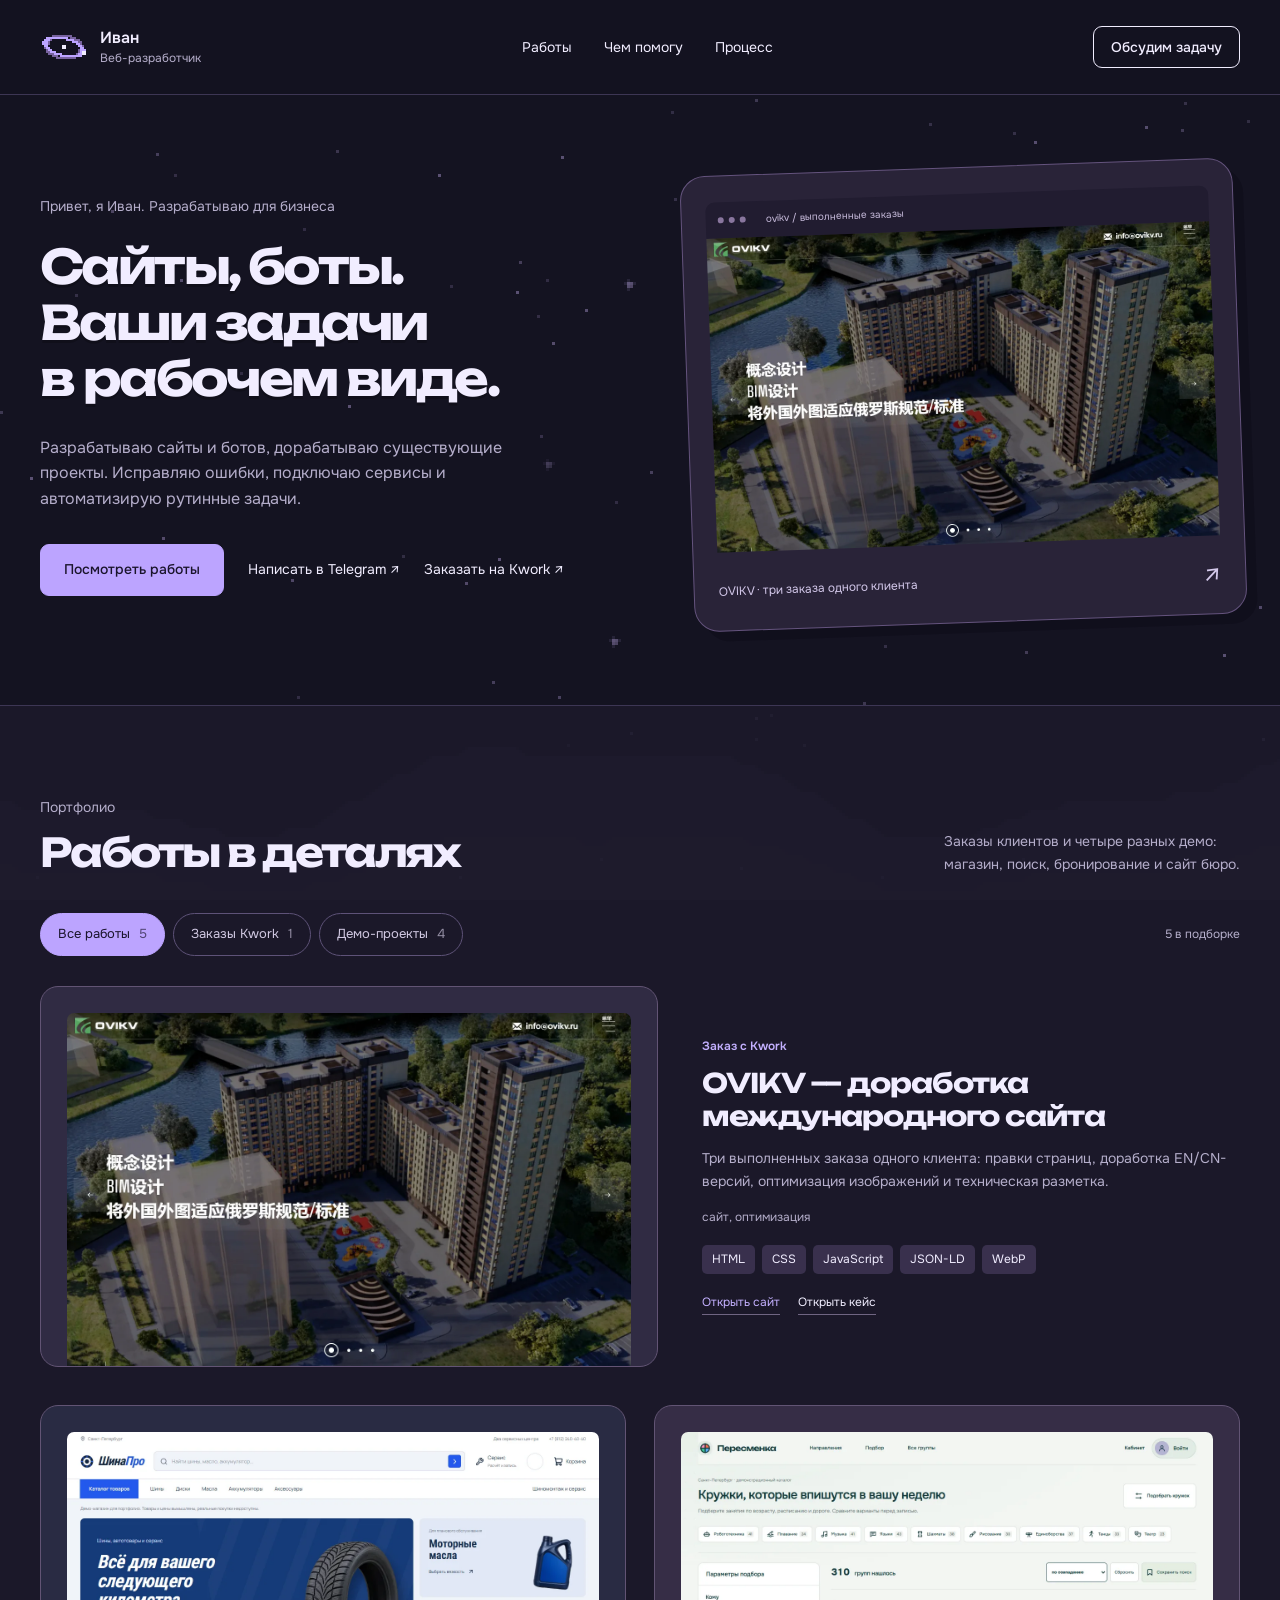
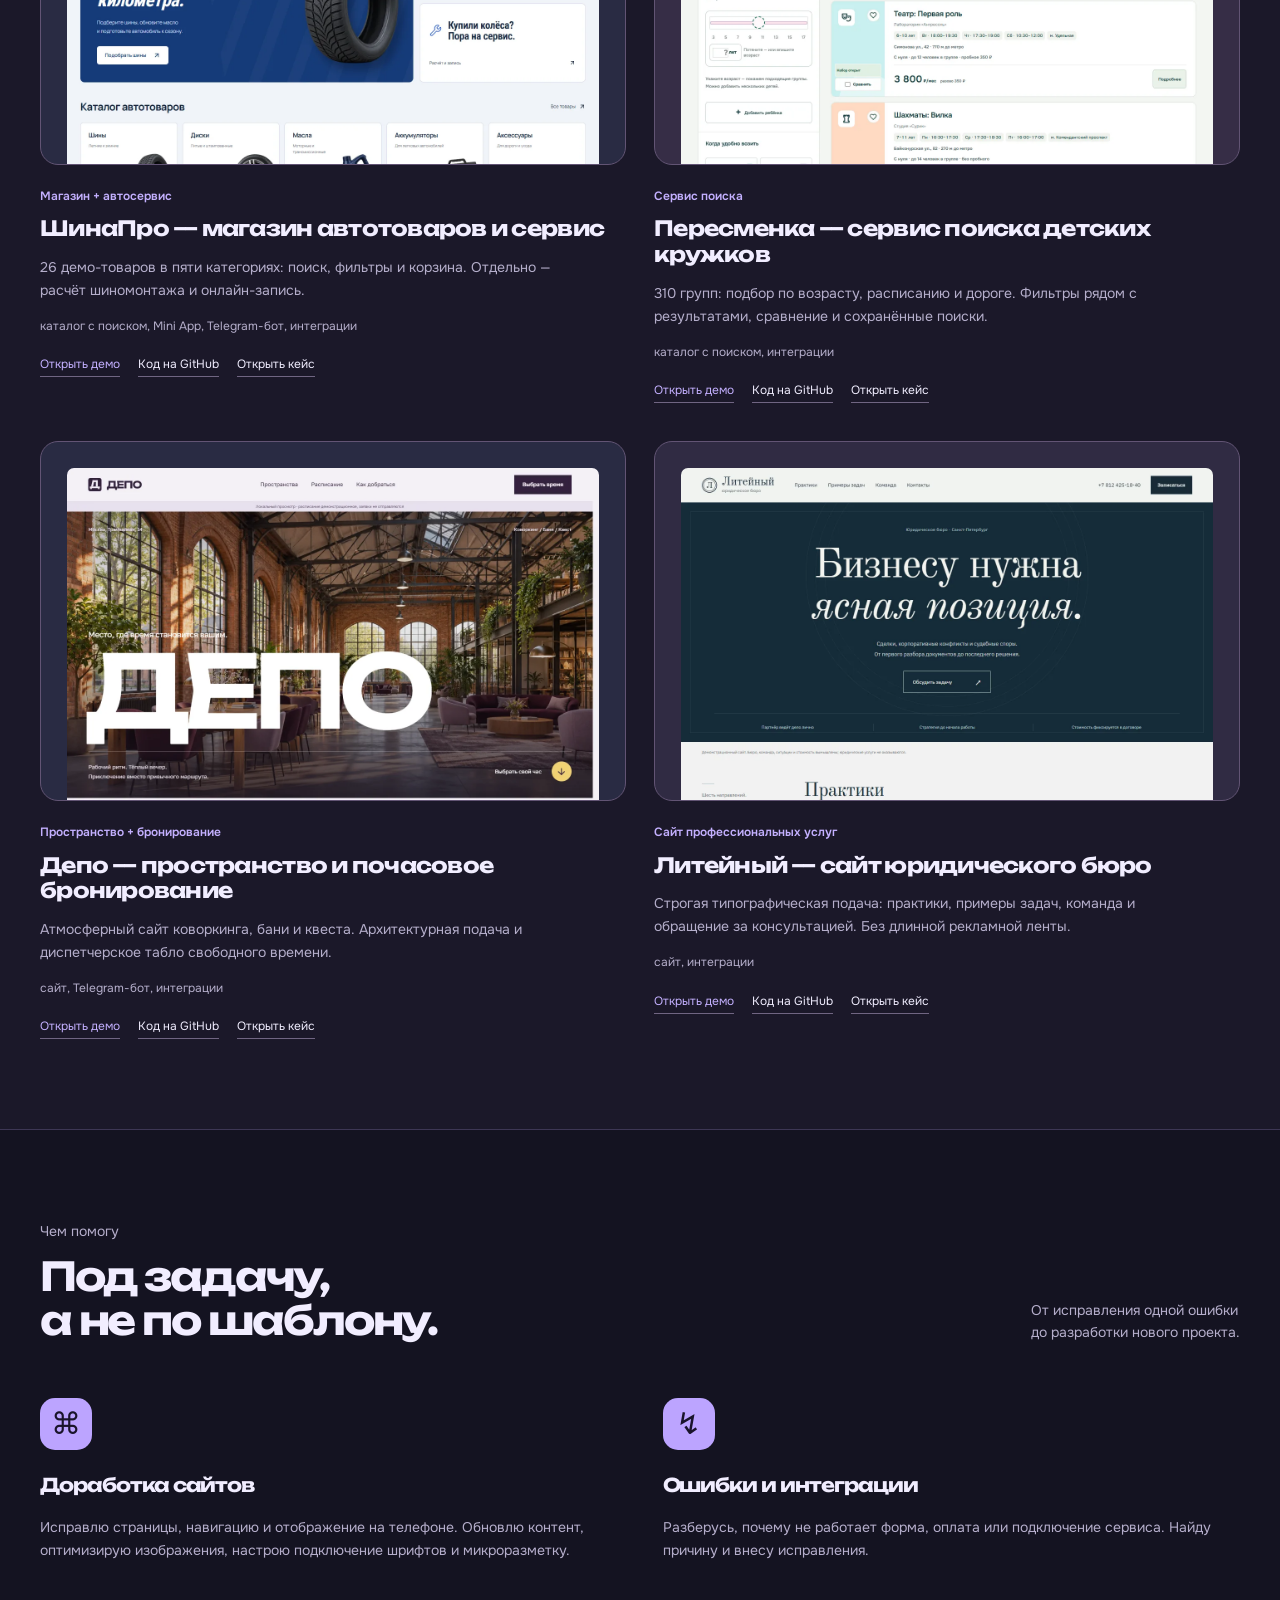
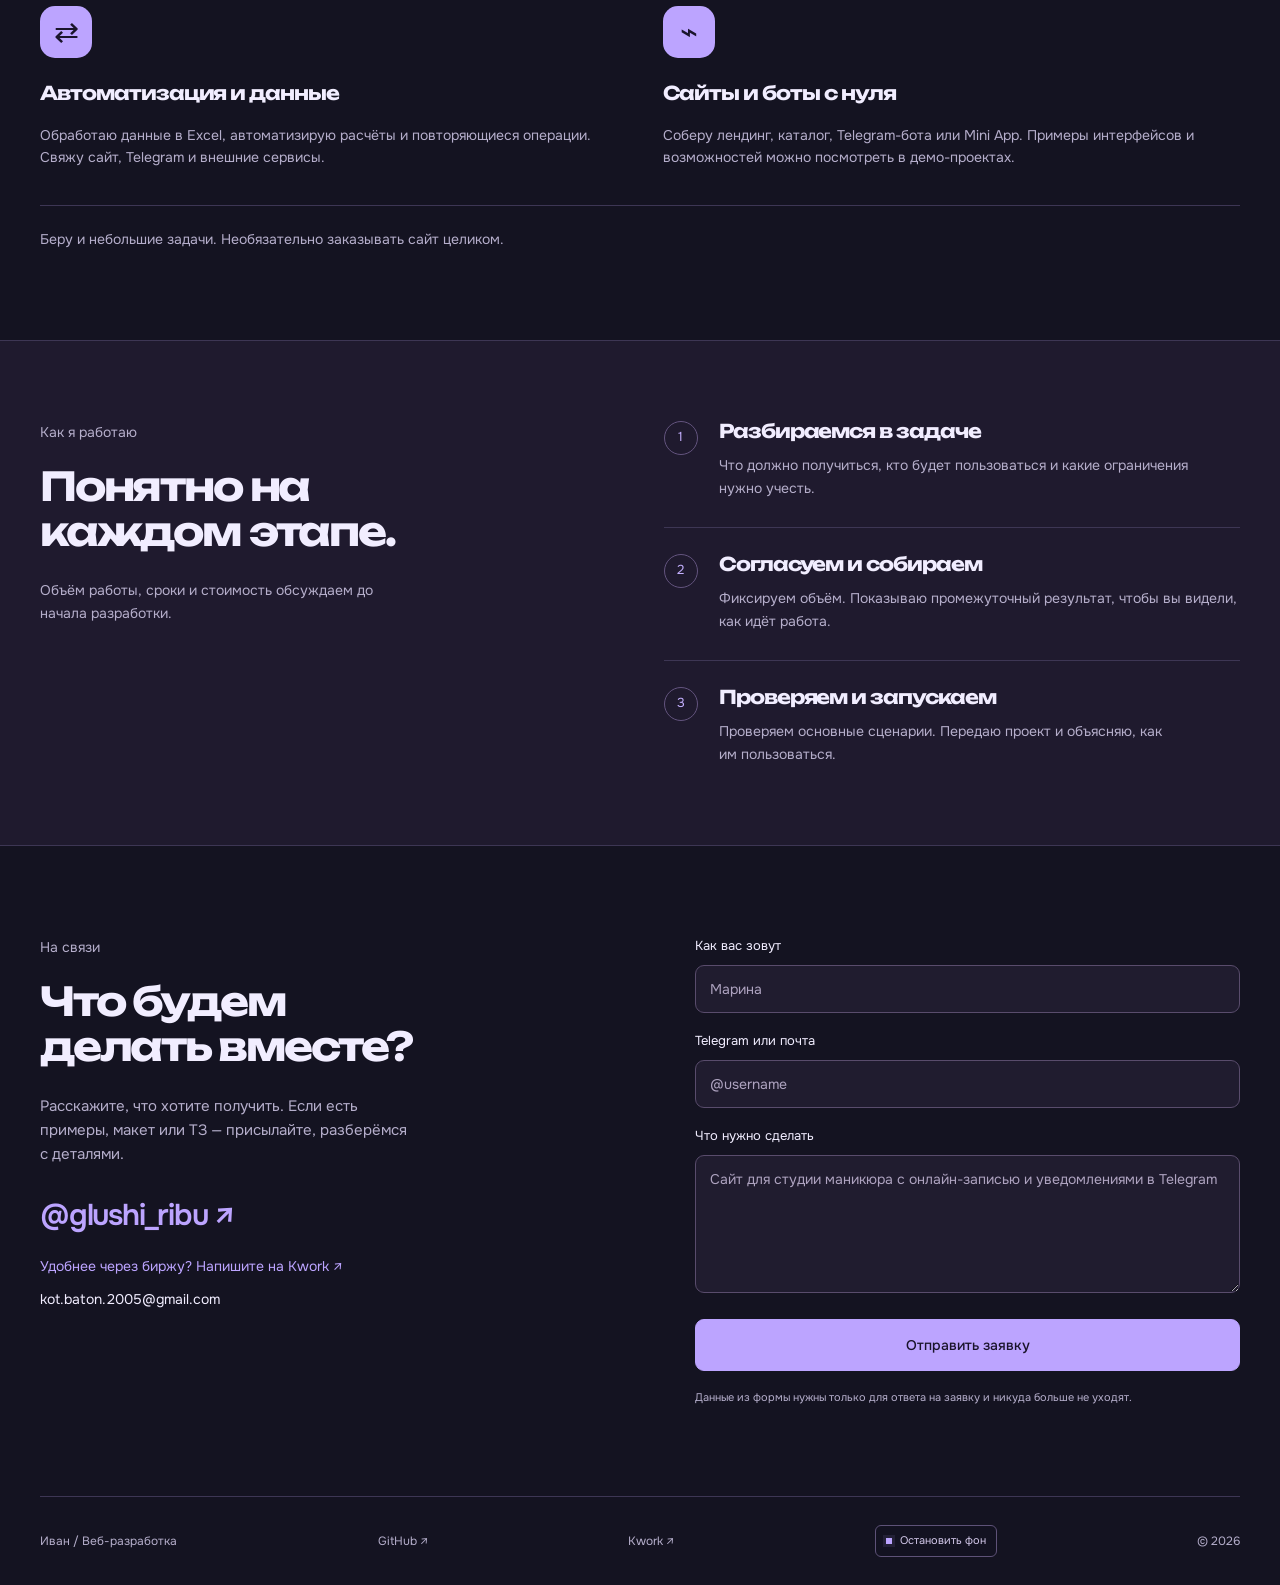
<file: index.html>
<!doctype html>
<html lang="ru">
  <head>
    <meta charset="utf-8" />
    <meta name="viewport" content="width=device-width, initial-scale=1" />

    <title>
      Иван — сайты, Telegram-боты и автоматизация для малого бизнеса
    </title>
    <meta
      name="description"
      content="Разработка и доработка сайтов, исправление ошибок, интеграции, Telegram-боты и автоматизация. Реальные заказы на Kwork и работающие демо."
    />
    <meta name="author" content="Иван" />
    <meta name="theme-color" content="#141321" />
    <link rel="canonical" href="https://einsteinring.github.io/portfolio/" />

    <meta property="og:type" content="website" />
    <meta property="og:locale" content="ru_RU" />
    <meta property="og:site_name" content="Портфолио Ивана" />
    <meta
      property="og:title"
      content="Иван — сайты, Telegram-боты и автоматизация для малого бизнеса"
    />
    <meta
      property="og:description"
      content="Разработка и доработка сайтов, исправление ошибок, интеграции, Telegram-боты и автоматизация. Реальные заказы на Kwork и работающие демо."
    />
    <meta
      property="og:url"
      content="https://einsteinring.github.io/portfolio/"
    />
    <meta
      property="og:image"
      content="https://einsteinring.github.io/portfolio/assets/og.png?v=2026-11"
    />
    <meta property="og:image:width" content="1200" />
    <meta property="og:image:height" content="630" />
    <meta
      property="og:image:alt"
      content="Иван — сайты и Telegram-боты для малого бизнеса"
    />
    <meta name="twitter:card" content="summary_large_image" />

    <link
      rel="icon"
      href="assets/favicon.svg?v=pixel-ring"
      type="image/svg+xml"
    />
    <link rel="apple-touch-icon" href="assets/favicon.svg?v=pixel-ring" />

    <link rel="preconnect" href="https://fonts.googleapis.com" />
    <link rel="preconnect" href="https://fonts.gstatic.com" crossorigin />
    <link
      rel="stylesheet"
      href="https://fonts.googleapis.com/css2?family=Onest:wght@400;500;600;700&family=Unbounded:wght@500;600;700;800&display=swap"
    />
    <link rel="stylesheet" href="css/styles.css" />
  </head>

  <body>
    <canvas class="retro-sky" id="retro-sky" aria-hidden="true"></canvas>
    <a class="skip" href="#main">Перейти к содержимому</a>
    <header class="topbar">
      <div class="shell topbar__inner">
        <a class="ident" href="#top" aria-label="Иван — на главную"
          ><span class="ident__mark" aria-hidden="true"
            ><img
              class="ident__image"
              src="assets/logo.svg"
              alt=""
              width="48"
              height="48" /><canvas
              class="ident__animation"
              id="logo-animation"
              width="24"
              height="24"
              hidden
            ></canvas></span
          ><span>Иван<span class="ident__role">Веб-разработчик</span></span></a
        >
        <nav class="topnav" aria-label="Разделы страницы">
          <a href="#work">Работы</a><a href="#services">Чем помогу</a
          ><a href="#process">Процесс</a>
        </nav>
        <a class="btn btn--small" href="#contacts">Обсудим задачу</a>
        <button
          class="burger"
          type="button"
          aria-expanded="false"
          aria-controls="drawer"
          aria-label="Открыть меню"
        >
          Меню
        </button>
      </div>
      <div id="drawer" class="drawer" hidden>
        <nav class="shell" aria-label="Мобильное меню">
          <a href="#work">Работы</a><a href="#services">Чем помогу</a
          ><a href="#process">Процесс</a><a href="#contacts">Контакты</a>
        </nav>
      </div>
    </header>
    <main id="main">
      <section class="hero shell" id="top" aria-labelledby="hero-title">
        <div class="hero__copy">
          <p class="intro">Привет, я Иван. Разрабатываю для бизнеса</p>
          <h1 id="hero-title">
            Сайты, боты.<br />Ваши задачи<br />в рабочем виде.
          </h1>
          <p class="hero__lead">
            Разрабатываю сайты и ботов, дорабатываю существующие проекты.
            Исправляю ошибки, подключаю сервисы и автоматизирую рутинные задачи.
          </p>
          <div class="hero__actions">
            <a class="btn btn--primary" href="#work">Посмотреть работы</a
            ><a
              class="text-link"
              href="https://t.me/glushi_ribu"
              target="_blank"
              rel="noopener"
              >Написать в Telegram ↗</a
            >
            <a
              class="text-link"
              href="https://kwork.ru/user/csre"
              target="_blank"
              rel="noopener"
              >Заказать на Kwork ↗</a
            >
          </div>
        </div>
        <a
          class="hero__visual"
          href="#case-ovikv"
          aria-label="Посмотреть кейс OVIKV"
          ><div class="browser-bar">
            <span></span><span></span><span></span>
            <p>ovikv / выполненные заказы</p>
          </div>
          <img
            src="assets/previews/ovikv.webp"
            alt="Китайская версия сайта OVIKV, над доработкой которой я работал"
            width="1280"
            height="800"
            fetchpriority="high"
          />
          <div class="hero__caption">
            <span>OVIKV · три заказа одного клиента</span
            ><span aria-hidden="true">↗</span>
          </div></a
        >
      </section>
      <section class="band band--work" id="work" aria-labelledby="work-title">
        <div class="shell">
          <div class="section-head">
            <div>
              <p class="intro">Портфолио</p>
              <h2 id="work-title">Работы в деталях</h2>
            </div>
            <p class="section-note">
              Заказы клиентов и четыре разных демо:<br />магазин, поиск, бронирование и сайт бюро.
            </p>
          </div>
          <div class="work-toolbar">
            <div class="tabs" role="group" aria-label="Тип работы">
              <button
                class="tab is-on"
                data-filter="all"
                type="button"
                aria-pressed="true"
              >
                Все работы <span class="tab__count"></span></button
              ><button
                class="tab"
                data-filter="client"
                type="button"
                aria-pressed="false"
              >
                Заказы Kwork <span class="tab__count"></span></button
              ><button
                class="tab"
                data-filter="demo"
                type="button"
                aria-pressed="false"
              >
                Демо-проекты <span class="tab__count"></span>
              </button>
            </div>
            <span id="work-count"></span>
          </div>
          <div id="projects" class="works" aria-live="polite" aria-busy="true">
            <p class="works__state">Загружаю работы…</p>
          </div>
          <noscript
            ><p>
              Для загрузки кейсов включите JavaScript. Исходный код работ
              доступен <a href="https://github.com/Einsteinring">на GitHub</a>.
            </p></noscript
          >
        </div>
      </section>
      <section
        class="band shell"
        id="services"
        aria-labelledby="services-title"
      >
        <div class="section-head">
          <div>
            <p class="intro">Чем помогу</p>
            <h2 id="services-title">Под задачу,<br />а не по шаблону.</h2>
          </div>
          <p class="section-note">
            От исправления одной ошибки<br />до разработки нового проекта.
          </p>
        </div>
        <div class="services">
          <article>
            <span class="service-icon" aria-hidden="true">⌘</span>
            <h3>Доработка сайтов</h3>
            <p>
              Исправлю страницы, навигацию и отображение на телефоне. Обновлю
              контент, оптимизирую изображения, настрою подключение шрифтов и
              микроразметку.
            </p>
          </article>
          <article>
            <span class="service-icon" aria-hidden="true">↯</span>
            <h3>Ошибки и интеграции</h3>
            <p>
              Разберусь, почему не работает форма, оплата или подключение
              сервиса. Найду причину и внесу исправления.
            </p>
          </article>
          <article>
            <span class="service-icon" aria-hidden="true">⇄</span>
            <h3>Автоматизация и данные</h3>
            <p>
              Обработаю данные в Excel, автоматизирую расчёты и повторяющиеся
              операции. Свяжу сайт, Telegram и внешние сервисы.
            </p>
          </article>
          <article>
            <span class="service-icon" aria-hidden="true">⌁</span>
            <h3>Сайты и боты с нуля</h3>
            <p>
              Соберу лендинг, каталог, Telegram-бота или Mini App. Примеры
              интерфейсов и возможностей можно посмотреть в демо-проектах.
            </p>
          </article>
        </div>
        <p class="services-note">
          Беру и небольшие задачи. Необязательно заказывать сайт целиком.
        </p>
      </section>
      <section
        class="process-band"
        id="process"
        aria-labelledby="process-title"
      >
        <div class="shell process">
          <div>
            <p class="intro">Как я работаю</p>
            <h2 id="process-title">Понятно на<br />каждом этапе.</h2>
            <p>
              Объём работы, сроки и стоимость обсуждаем до начала разработки.
            </p>
          </div>
          <ol class="steps">
            <li>
              <h3>Разбираемся в задаче</h3>
              <p>
                Что должно получиться, кто будет пользоваться и какие
                ограничения нужно учесть.
              </p>
            </li>
            <li>
              <h3>Согласуем и собираем</h3>
              <p>
                Фиксируем объём. Показываю промежуточный результат, чтобы вы
                видели, как идёт работа.
              </p>
            </li>
            <li>
              <h3>Проверяем и запускаем</h3>
              <p>
                Проверяем основные сценарии. Передаю проект и объясняю, как им
                пользоваться.
              </p>
            </li>
          </ol>
        </div>
      </section>
      <section
        class="band shell"
        id="contacts"
        aria-labelledby="contacts-title"
      >
        <div class="contacts">
          <div>
            <p class="intro">На связи</p>
            <h2 id="contacts-title">Что будем<br />делать вместе?</h2>
            <p class="contact-copy">
              Расскажите, что хотите получить. Если есть примеры, макет или ТЗ —
              присылайте, разберёмся с деталями.
            </p>
            <a
              class="contact-link"
              href="https://t.me/glushi_ribu"
              target="_blank"
              rel="noopener"
              >@glushi_ribu ↗</a
            ><a
              class="contact-kwork"
              href="https://kwork.ru/user/csre"
              target="_blank"
              rel="noopener"
              >Удобнее через биржу? Напишите на Kwork ↗</a
            ><a class="mail" href="mailto:kot.baton.2005@gmail.com"
              >kot.baton.2005@gmail.com</a
            >
          </div>
          <form class="form" id="lead-form" novalidate>
            <div class="field">
              <label class="field__label" for="lead-name">Как вас зовут</label>
              <input
                class="field__input"
                id="lead-name"
                name="name"
                type="text"
                autocomplete="name"
                placeholder="Марина"
                required
              />
              <p class="field__hint" data-error-for="name" hidden></p>
            </div>

            <div class="field">
              <label class="field__label" for="lead-telegram"
                >Telegram или почта</label
              >
              <input
                class="field__input"
                id="lead-telegram"
                name="telegram"
                type="text"
                autocomplete="username"
                placeholder="@username"
                required
              />
              <p class="field__hint" data-error-for="telegram" hidden></p>
            </div>

            <div class="field">
              <label class="field__label" for="lead-message"
                >Что нужно сделать</label
              >
              <textarea
                class="field__input field__input--tall"
                id="lead-message"
                name="message"
                rows="5"
                placeholder="Сайт для студии маникюра с онлайн-записью и уведомлениями в Telegram"
                required
              ></textarea>
              <p class="field__hint" data-error-for="message" hidden></p>
            </div>

            <!-- Ловушка для ботов: человек это поле не видит и не заполняет. -->
            <div class="field field--trap" aria-hidden="true">
              <label for="lead-company">Организация</label>
              <input
                id="lead-company"
                name="company"
                type="text"
                tabindex="-1"
                autocomplete="off"
              />
            </div>

            <button class="btn btn--primary btn--wide" type="submit">
              Отправить заявку
            </button>

            <p
              class="form__status"
              id="form-status"
              role="status"
              aria-live="polite"
              hidden
            ></p>
            <p class="form__small">
              Данные из формы нужны только для ответа на заявку и никуда больше
              не уходят.
            </p>
          </form>
        </div>
      </section>
    </main>
    <footer class="shell footer">
      <span>Иван / Веб-разработка</span
      ><a href="https://github.com/Einsteinring" target="_blank" rel="noopener"
        >GitHub ↗</a
      ><a href="https://kwork.ru/user/csre" target="_blank" rel="noopener"
        >Kwork ↗</a
      ><button
        class="motion-toggle"
        id="motion-toggle"
        type="button"
        aria-pressed="false"
        hidden
      >
        Остановить фон</button
      ><span>© <span id="year">2026</span></span>
    </footer>
    <div class="sheet" id="project-modal" hidden>
      <div class="sheet__scrim" data-modal-close></div>
      <div
        class="sheet__panel"
        role="dialog"
        aria-modal="true"
        aria-labelledby="modal-title"
        tabindex="-1"
      >
        <button
          class="sheet__close"
          type="button"
          data-modal-close
          aria-label="Закрыть кейс"
        >
          Закрыть
        </button>
        <div class="sheet__body" id="modal-content"></div>
      </div>
    </div>

    <script src="js/projects.js" defer></script>
    <script src="js/form.js" defer></script>
    <script src="js/main.js" defer></script>
    <script src="js/ambient.js" defer></script>
    <script src="js/logo.js" defer></script>
  </body>
</html>
</file>
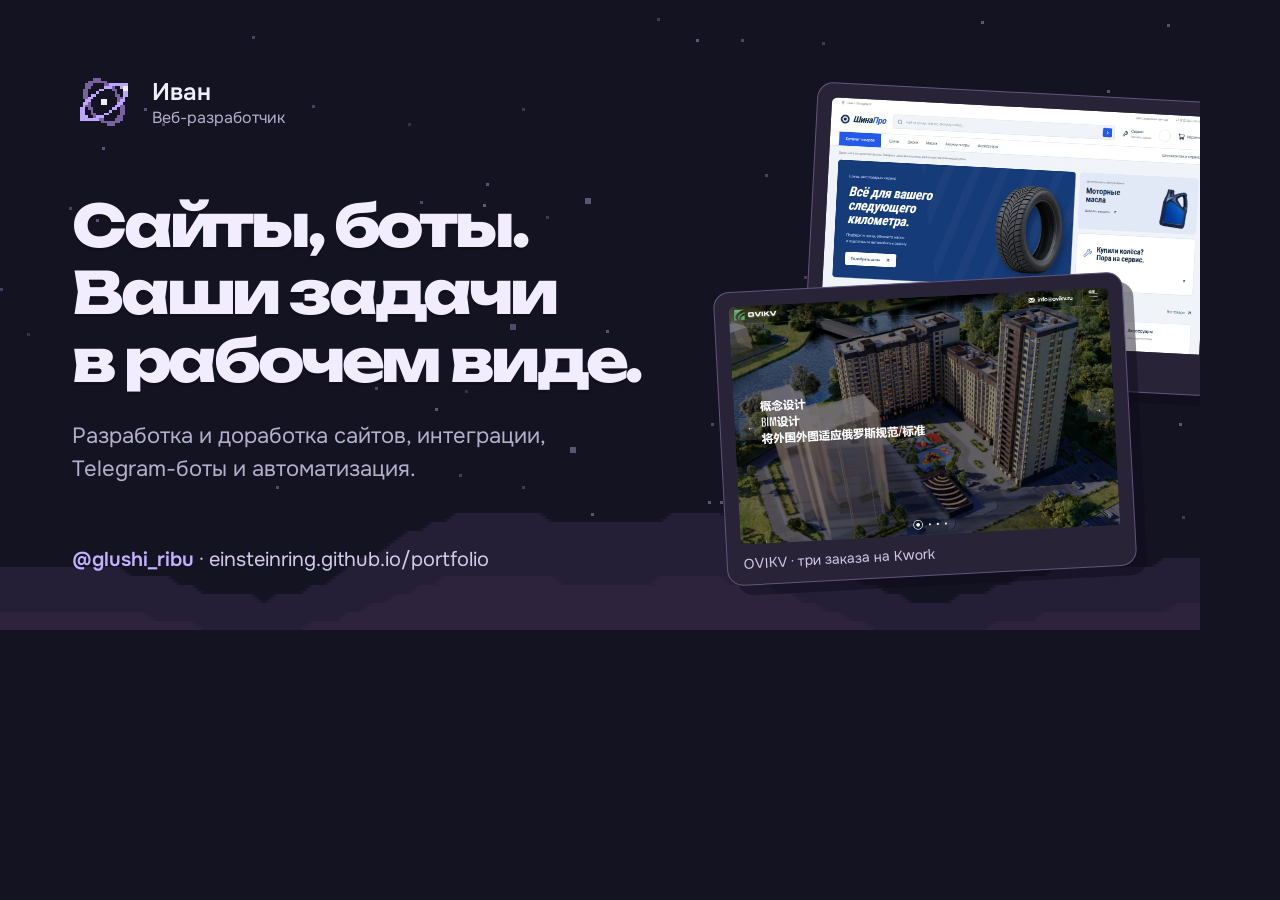
<file: docs/og-source.html>
<!doctype html>
<html lang="ru">
<head>
<meta charset="utf-8" />
<link rel="stylesheet" href="https://fonts.googleapis.com/css2?family=Onest:wght@400;500;600&family=Unbounded:wght@700;800&display=block" />
<style>
  * { box-sizing: border-box; margin: 0; }
  html, body { width: 1200px; height: 630px; overflow: hidden; }
  body {
    background: #141321;
    color: #f1edff;
    font-family: "Onest", sans-serif;
    position: relative;
  }
  canvas { position: absolute; inset: 0; width: 1200px; height: 630px; image-rendering: pixelated; opacity: .8; }
  .copy { position: absolute; left: 72px; top: 70px; width: 600px; }
  .ident { display: flex; align-items: center; gap: 16px; font-weight: 600; font-size: 24px; }
  .ident img { width: 64px; height: 64px; image-rendering: pixelated; }
  .ident small { display: block; font-size: 16px; color: #b5aecb; font-weight: 400; }
  h1 {
    font-family: "Unbounded", sans-serif; font-weight: 800;
    font-size: 58px; line-height: 1.16; letter-spacing: -0.055em;
    margin-top: 58px; text-shadow: 0 3px 0 #0003;
  }
  p.lead { margin-top: 26px; font-size: 22px; line-height: 1.5; color: #b5aecb; }
  .contact { position: absolute; left: 72px; bottom: 58px; font-size: 20px; color: #d4c9eb; }
  .contact b { color: #c4b0ff; font-weight: 600; }
  .shots { position: absolute; right: -40px; top: 92px; width: 520px; height: 460px; }
  .shot {
    position: absolute; width: 410px; padding: 14px 14px 0;
    background: #292338; border: 1px solid #65547e; border-radius: 16px;
    box-shadow: 10px 10px 0 #0d0b1877;
  }
  .shot img { display: block; width: 100%; aspect-ratio: 16/10; object-fit: cover; object-position: top; border-radius: 6px 6px 0 0; }
  .shot span { display: block; font-size: 14px; color: #d4c9eb; padding: 10px 2px 12px; }
  .s1 { left: 90px; top: 0; transform: rotate(3deg); }
  .s2 { left: 0; top: 190px; transform: rotate(-3deg); }
</style>
</head>
<body>
<canvas id="sky" width="400" height="210"></canvas>
<div class="copy">
  <div class="ident"><img src="../assets/logo.svg" alt="" /><div>Иван<small>Веб-разработчик</small></div></div>
  <h1>Сайты, боты.<br />Ваши задачи<br />в рабочем виде.</h1>
  <p class="lead">Разработка и доработка сайтов, интеграции,<br />Telegram-боты и автоматизация.</p>
</div>
<div class="contact"><b>@glushi_ribu</b> · einsteinring.github.io/portfolio</div>
<div class="shots">
  <div class="shot s1"><img src="../assets/previews/shinapro-2026.webp" alt="" /><span>ШинаПро · магазин и сервис</span></div>
  <div class="shot s2"><img src="../assets/previews/ovikv.webp" alt="" /><span>OVIKV · три заказа на Kwork</span></div>
</div>
<script>
  // Тот же пиксельный пейзаж, что на сайте, в статичном кадре.
  var c = document.getElementById("sky"), ctx = c.getContext("2d"), w = c.width, h = c.height, seed = 27;
  function rnd() { seed = (seed * 16807) % 2147483647; return (seed - 1) / 2147483646; }
  for (var i = 0; i < 64; i++) {
    var x = Math.floor(rnd() * w), y = Math.floor(rnd() * h * 0.83), big = rnd() > 0.91;
    ctx.fillStyle = "rgba(186,165,224," + (0.25 + rnd() * 0.36) + ")";
    ctx.fillRect(x, y, big ? 2 : 1, big ? 2 : 1);
  }
  function mountain(base, amp, color) {
    ctx.fillStyle = color; ctx.beginPath(); ctx.moveTo(0, h);
    for (var x = 0; x <= w + 4; x += 4) {
      var y = base + Math.sin(x * 0.024) * amp + Math.sin(x * 0.061 + 2) * amp * 0.34;
      ctx.lineTo(x, Math.floor(y / 3) * 3);
    }
    ctx.lineTo(w, h); ctx.closePath(); ctx.fill();
  }
  mountain(h * 0.88, 14, "#28213d");
  mountain(h * 0.96, 9, "#342744");
</script>
</body>
</html>
</file>
<file: css/styles.css>
:root {
  --ink: #f1edff;
  --muted: #b5aecb;
  --accent: #c4b0ff;
  --background: #141321;
  --highlight: #bca4ff;
  --paper: #201e32;
  --line: #3d3654;
  --wash: #1d1a2bd9;
  --radius: 18px;
}
* {
  box-sizing: border-box;
}
html {
  scroll-behavior: smooth;
  scroll-padding-top: 95px;
}
body {
  margin: 0;
  background: var(--background);
  color: var(--ink);
  font-family: "Onest", sans-serif;
  font-size: 16px;
  line-height: 1.6;
}
a {
  color: inherit;
  text-decoration: none;
}
button,
input,
textarea {
  font: inherit;
}
button,
a,
input,
textarea {
  -webkit-tap-highlight-color: transparent;
}
button {
  cursor: pointer;
}
a:focus-visible,
button:focus-visible,
input:focus-visible,
textarea:focus-visible {
  outline: 3px solid var(--accent);
  outline-offset: 5px;
}
[hidden] {
  display: none !important;
}
h1,
h2,
h3,
p {
  margin: 0;
}
h1,
h2,
h3 {
  line-height: 1.12;
  font-family: "Unbounded", sans-serif;
  font-weight: 700;
  letter-spacing: -0.055em;
}
p {
  text-wrap: pretty;
}
.shell {
  width: min(1240px, calc(100% - 80px));
  margin-inline: auto;
}
.skip {
  position: fixed;
  top: -90px;
  background: var(--paper);
  padding: 12px;
  z-index: 30;
}
.skip:focus {
  top: 5px;
}
.topbar {
  background: #141321ed;
  border-bottom: 1px solid var(--line);
  position: sticky;
  top: 0;
  z-index: 10;
  backdrop-filter: blur(14px);
}
.topbar__inner {
  display: flex;
  align-items: center;
  justify-content: space-between;
  min-height: 94px;
  gap: 25px;
}
.ident {
  display: flex;
  align-items: center;
  gap: 12px;
  font-weight: 600;
  line-height: 1.4;
}
.ident__mark {
  display: block;
  width: 48px;
  height: 48px;
  flex: 0 0 48px;
  image-rendering: pixelated;
}
.ident__role {
  display: block;
  font-weight: 400;
  font-size: 12px;
  color: var(--muted);
}
.topnav {
  display: flex;
  gap: 32px;
  font-size: 14px;
}
.topnav a:hover,
.text-link:hover,
.mail:hover {
  color: var(--accent);
}
.btn {
  display: inline-flex;
  align-items: center;
  justify-content: center;
  border: 1px solid var(--ink);
  border-radius: 9px;
  min-height: 52px;
  padding: 12px 23px;
  font-weight: 500;
  font-size: 14px;
  background: transparent;
  color: var(--ink);
  text-align: center;
}
.btn--primary {
  background: var(--highlight);
  border-color: var(--highlight);
  color: #1a142b;
}
.btn:hover {
  background: #d5c5ff;
  color: var(--accent);
  border-color: var(--accent);
}
.btn--small {
  min-height: 42px;
  padding: 8px 17px;
}
.burger {
  display: none;
}
.hero {
  padding-block: 85px 95px;
  display: grid;
  grid-template-columns: 1.08fr 1fr;
  align-items: center;
  gap: 50px;
}
.intro {
  color: var(--muted);
  font-size: 14px;
  margin-bottom: 22px;
}
.hero h1 {
  font-size: clamp(36px, 3.7vw, 54px);
  line-height: 1.04;
}
.hero__lead {
  color: var(--muted);
  max-width: 465px;
  margin-top: 28px;
  font-size: 16px;
}
.hero__actions {
  display: flex;
  align-items: center;
  flex-wrap: wrap;
  gap: 24px;
  margin-top: 32px;
}
.text-link {
  font-size: 14px;
}
.hero__visual {
  display: block;
  background: var(--highlight);
  padding: 26px 24px 0;
  border-radius: 25px;
  transform: rotate(-3deg);
  box-shadow: 0 25px 55px #08071166;
}
.browser-bar {
  display: flex;
  align-items: center;
  gap: 5px;
  background: var(--paper);
  padding: 10px 12px;
  border-radius: 9px 9px 0 0;
}
.browser-bar > span {
  height: 6px;
  width: 6px;
  background: var(--background);
  border-radius: 50%;
}
.browser-bar p {
  font-size: 10px;
  color: var(--muted);
  margin-left: 15px;
}
.hero__visual img {
  width: 100%;
  height: 290px;
  object-fit: cover;
  object-position: top;
  display: block;
}
.hero__caption {
  display: flex;
  align-items: center;
  justify-content: space-between;
  font-size: 12px;
  padding: 19px 0;
}
.hero__caption > span:last-child {
  font-size: 25px;
}
.band {
  padding-block: 90px;
}
.band--work {
  background: var(--wash);
}
.section-head {
  display: flex;
  justify-content: space-between;
  align-items: end;
  gap: 30px;
  margin-bottom: 38px;
}
h2 {
  font-size: clamp(28px, 3.1vw, 44px);
}
.section-head .intro {
  margin-bottom: 12px;
}
.section-note {
  color: var(--muted);
  font-size: 14px;
}
.work-toolbar {
  display: flex;
  align-items: center;
  justify-content: space-between;
  gap: 20px;
  margin-bottom: 30px;
}
.tabs {
  display: flex;
  flex-wrap: wrap;
  gap: 8px;
}
.tab {
  border: 1px solid var(--line);
  border-radius: 30px;
  background: transparent;
  padding: 10px 17px;
  color: var(--muted);
  font-size: 13px;
}
.tab.is-on {
  background: var(--ink);
  color: white;
  border-color: var(--ink);
}
.tab__count {
  margin-left: 5px;
  opacity: 0.65;
}
#work-count {
  color: var(--muted);
  font-size: 12px;
}
.works {
  display: grid;
  grid-template-columns: repeat(2, minmax(0, 1fr));
  gap: 38px 28px;
}
.work {
  min-width: 0;
}
.work__shot {
  padding: 26px 26px 0;
  background: #302b43;
  border-radius: var(--radius);
  height: 310px;
  overflow: hidden;
}
.work:nth-child(2n) .work__shot {
  background: #292b43;
}
.work:nth-child(3n) .work__shot {
  background: #362d46;
}
.work__img {
  display: block;
  width: 100%;
  height: 100%;
  object-fit: cover;
  object-position: top;
  border-radius: 7px 7px 0 0;
  transition: transform 0.25s;
}
.work:hover .work__img {
  transform: translateY(-5px);
}
.work__main {
  padding: 22px 0 0;
}
.work__flag {
  font-size: 12px;
  color: var(--accent);
  margin-bottom: 10px;
}
.work__title {
  font-size: 21px;
  letter-spacing: -0.035em;
  line-height: 1.22;
}
.work__line {
  font-size: 14px;
  line-height: 1.65;
  color: var(--muted);
  margin-top: 14px;
  max-width: 540px;
}
.work__kinds {
  font-size: 12px;
  color: var(--muted);
  margin-top: 15px;
}
.work__stack {
  display: none;
}
.work__acts {
  display: flex;
  gap: 18px;
  flex-wrap: wrap;
  margin-top: 19px;
}
.work__act {
  font-size: 12px;
  line-height: 1.5;
  background: none;
  border: 0;
  padding: 0 0 3px;
  border-bottom: 1px solid #706582;
  color: var(--ink);
}
.work__act--go {
  color: var(--accent);
}
.works__state {
  grid-column: 1/-1;
  background: var(--paper);
  padding: 32px;
  border-radius: var(--radius);
  color: var(--muted);
}
.services {
  display: grid;
  grid-template-columns: repeat(2, minmax(0, 1fr));
  gap: 45px;
  margin-top: 55px;
}
.service-icon {
  display: grid;
  place-items: center;
  width: 52px;
  height: 52px;
  border-radius: 15px;
  background: var(--highlight);
  color: var(--accent);
  font-size: 30px;
  margin-bottom: 24px;
}
.services h3 {
  font-size: 19px;
  line-height: 1.25;
}
.services p {
  font-size: 14px;
  color: var(--muted);
  margin-top: 18px;
}
.process-band {
  background: var(--paper);
  padding-block: 80px;
}
.process {
  display: grid;
  grid-template-columns: 1fr 1.1fr;
  gap: 100px;
}
.process > div > p:last-child {
  color: var(--muted);
  max-width: 335px;
  margin-top: 25px;
  font-size: 14px;
}
.steps {
  list-style: none;
  counter-reset: step;
  margin: 0;
  padding: 0;
}
.steps li {
  counter-increment: step;
  position: relative;
  padding: 0 0 28px 55px;
  margin-bottom: 26px;
  border-bottom: 1px solid #3d3654;
}
.steps li:last-child {
  margin-bottom: 0;
  padding-bottom: 0;
  border-bottom: 0;
}
.steps li:before {
  content: counter(step);
  position: absolute;
  left: 0;
  top: 0;
  color: var(--accent);
  border: 1px solid #63547f;
  border-radius: 50%;
  width: 32px;
  height: 32px;
  text-align: center;
  line-height: 30px;
  font-size: 13px;
}
.steps h3 {
  font-size: 19px;
}
.steps p {
  font-size: 14px;
  color: var(--muted);
  margin-top: 12px;
}
.contacts {
  display: grid;
  grid-template-columns: 1fr 1fr;
  gap: 110px;
}
.contact-copy {
  color: var(--muted);
  font-size: 15px;
  max-width: 380px;
  margin: 25px 0;
}
.contact-link {
  font-size: 30px;
  letter-spacing: -0.04em;
  color: var(--accent);
  display: block;
}
.mail {
  display: block;
  font-size: 14px;
  margin-top: 10px;
}
.form {
  display: grid;
  gap: 18px;
}
.field__label {
  display: block;
  font-size: 13px;
  margin-bottom: 8px;
}
.field__input {
  width: 100%;
  border: 1px solid var(--line);
  border-radius: 9px;
  background: #201e32;
  color: var(--ink);
  padding: 12px 14px;
  font-size: 14px;
  resize: vertical;
}
.field__input::placeholder {
  color: #a39ab6;
}
.field--trap {
  display: none;
}
.field__hint,
.form__status--bad {
  color: #ffadb8;
  font-size: 13px;
}
.form__small {
  font-size: 11px;
  color: var(--muted);
}
.form__status {
  font-size: 14px;
}
.footer {
  border-top: 1px solid var(--line);
  display: flex;
  justify-content: space-between;
  gap: 20px;
  padding-block: 28px;
  font-size: 12px;
  color: var(--muted);
}
.sheet {
  position: fixed;
  inset: 0;
  z-index: 30;
  display: flex;
  justify-content: flex-end;
}
.sheet__scrim {
  position: absolute;
  inset: 0;
  background: #0d0b18b8;
}
.sheet__panel {
  position: relative;
  background: var(--paper);
  width: min(760px, 100%);
  height: 100%;
  overflow: auto;
  padding: 35px 45px;
}
.sheet__close {
  display: block;
  margin-left: auto;
  background: var(--wash);
  border: 0;
  border-radius: 8px;
  padding: 10px 18px;
}
.sheet__title {
  font-size: 34px;
  margin-top: 35px;
}
.sheet__line {
  margin-top: 20px;
  color: var(--muted);
}
.story {
  margin-top: 35px;
}
.story__part {
  margin-bottom: 28px;
}
.story__key {
  font-weight: 600;
  margin-bottom: 9px;
}
.story__text {
  margin: 0;
  white-space: pre-line;
  color: var(--muted);
  font-size: 14px;
}
.story__chips {
  margin: 0;
  display: flex;
  flex-wrap: wrap;
  gap: 7px;
}
.chip {
  background: var(--wash);
  font-size: 12px;
  padding: 5px 10px;
  border-radius: 5px;
}
.sheet__acts {
  display: flex;
  gap: 12px;
  flex-wrap: wrap;
}
.is-held {
  overflow: hidden;
}

@media (min-width: 1500px) {
  .hero__visual img {
    height: 330px;
  }
}
@media (max-width: 1000px) {
  .shell {
    width: calc(100% - 48px);
  }
  .hero {
    gap: 30px;
    padding-block: 65px;
  }
  .hero h1 {
    font-size: 38px;
  }
  .hero__visual {
    padding: 16px 16px 0;
  }
  .hero__visual img {
    height: 260px;
  }
  .topnav {
    display: none;
  }
  .burger {
    display: block;
    border: 0;
    background: none;
    font-size: 13px;
  }
  .drawer nav {
    display: flex;
    gap: 22px;
    padding-block: 20px;
    flex-wrap: wrap;
  }
  .contacts {
    gap: 50px;
  }
  .process {
    gap: 45px;
  }
  .work__shot {
    height: 260px;
  }
  .services {
    gap: 24px;
  }
  .hero__actions {
    gap: 18px;
  }
}

@media (max-width: 650px) {
  .shell {
    width: calc(100% - 36px);
  }
  .topbar__inner {
    min-height: 76px;
    gap: 12px;
  }
  .ident__role {
    font-size: 10px;
  }
  .topbar .btn {
    font-size: 11px;
    padding: 8px 10px;
    min-height: 36px;
  }
  .hero {
    grid-template-columns: 1fr;
    padding-block: 45px 55px;
    gap: 45px;
  }
  .hero h1 {
    font-size: clamp(29px, 8.4vw, 39px);
  }
  .hero__lead {
    font-size: 15px;
    max-width: 100%;
  }
  .hero__visual {
    transform: rotate(-2deg);
    margin: 0 8px;
  }
  .hero__visual img {
    height: 230px;
  }
  .hero__actions {
    gap: 20px;
  }
  .section-head {
    display: block;
  }
  .section-note {
    margin-top: 20px;
  }
  .band {
    padding-block: 55px;
  }
  .work-toolbar {
    align-items: start;
  }
  #work-count {
    display: none;
  }
  .tabs {
    gap: 6px;
  }
  .tab {
    font-size: 11px;
    padding: 9px 12px;
  }
  .works {
    grid-template-columns: 1fr;
    gap: 35px;
  }
  .work__shot {
    height: 260px;
    padding: 22px 22px 0;
  }
  .work__title {
    font-size: 24px;
  }
  .services {
    grid-template-columns: 1fr;
    gap: 32px;
    margin-top: 35px;
  }
  .services article {
    padding-left: 75px;
    position: relative;
  }
  .service-icon {
    position: absolute;
    left: 0;
    top: 0;
  }
  .services h3 {
    font-size: 22px;
  }
  .services p {
    margin-top: 12px;
  }
  .process,
  .contacts {
    grid-template-columns: 1fr;
    gap: 40px;
  }
  .process-band {
    padding-block: 55px;
  }
  .process h2 br {
    display: none;
  }
  .steps h3 {
    font-size: 22px;
  }
  .contact-link {
    font-size: 29px;
  }
  .footer {
    font-size: 10px;
    gap: 12px;
  }
  .sheet__panel {
    padding: 22px;
  }
  .sheet__title {
    font-size: 28px;
  }
  h2 {
    font-size: 30px;
  }
}

@media (prefers-reduced-motion: reduce) {
  html {
    scroll-behavior: auto;
  }
  *,
  *:before,
  *:after {
    transition: none !important;
    animation: none !important;
  }
}

/* Ночная палитра с лавандовыми акцентами. */
.hero h1 {
  line-height: 1.18;
}
.hero__copy {
  min-width: 0;
}
.hero__visual {
  transform: rotate(-2deg);
}
.work__flag {
  font-weight: 600;
}
.tab {
  border-color: #5e5278;
  color: var(--ink);
}
.tab.is-on {
  background: var(--ink);
  border-color: var(--ink);
  color: var(--highlight);
}
.btn--primary:hover {
  background: #d5c5ff;
  color: var(--ink);
  border-color: #d5c5ff;
}
.form .btn--primary {
  background: var(--ink);
  color: var(--highlight);
  border-color: var(--ink);
}
.form .btn--primary:hover {
  background: #d5c5ff;
}
.contact-link {
  color: var(--ink);
  font-weight: 600;
}
.service-icon {
  color: var(--ink);
}
.sheet__close,
.chip {
  background: #39304d;
}
.burger {
  color: var(--ink);
}
.field__input[aria-invalid="true"] {
  border-color: #ffa3b1;
}
@media (max-width: 650px) {
  h2 {
    font-size: 29px;
  }
  .work__title {
    font-size: 20px;
  }
  .services h3,
  .steps h3 {
    font-size: 18px;
    line-height: 1.35;
  }
  .hero {
    padding-top: 38px;
  }
  .hero__lead {
    margin-top: 22px;
  }
}

/* Пиксельный пейзаж остаётся позади контента и не перехватывает касания. */
body {
  isolation: isolate;
}
.retro-sky {
  position: fixed;
  inset: 0;
  width: 100%;
  height: 100%;
  z-index: -1;
  pointer-events: none;
  image-rendering: pixelated;
  opacity: 0.72;
}
.topbar {
  background: #141321ed;
}
.hero {
  padding-block: 72px 82px;
}
.hero h1 {
  text-shadow: 0 3px 0 #0003;
}
.hero__visual {
  background: #292338;
  border: 1px solid #65547e;
  box-shadow: 10px 10px 0 #0d0b1877;
}
.hero__caption {
  color: #d4c9eb;
}
.browser-bar {
  background: #211c30;
}
.browser-bar p {
  color: #c6bada;
}
.browser-bar > span {
  background: #89769e;
}
.band--work {
  border-block: 1px solid var(--line);
}
.process-band {
  background: #211c30e8;
  border-block: 1px solid var(--line);
}
.btn--primary:hover {
  color: #1a142b;
}
.form .btn--primary {
  background: var(--highlight);
  color: #1a142b;
  border-color: var(--highlight);
}
.form .btn--primary:hover {
  background: #d5c5ff;
}
.service-icon {
  color: #1a142b;
}
.contact-link {
  color: var(--highlight);
}
.tab.is-on {
  background: var(--highlight);
  color: #1a142b;
  border-color: var(--highlight);
}
.tab {
  border-color: #5e5278;
  color: #d2c9e3;
}
.work__shot {
  border: 1px solid #625474;
}
.field__input {
  background: #201c2f;
  border-color: #594c6c;
}
.field__input::placeholder {
  color: #aea3c0;
}
.sheet__panel {
  background: #201e32;
}
.works__state {
  background: #292338;
}
.motion-toggle {
  display: inline-flex;
  align-items: center;
  gap: 8px;
  border: 1px solid #5e5278;
  background: #141321c9;
  border-radius: 6px;
  color: #d4c9eb;
  padding: 6px 10px;
  font: inherit;
  font-size: 11px;
}
.motion-toggle::before {
  content: "";
  width: 6px;
  height: 6px;
  background: #bca4ff;
  box-shadow: 0 0 0 3px #bca4ff18;
}
.motion-toggle[aria-pressed="true"]::before {
  background: #797185;
  box-shadow: none;
}
.hero__ambient {
  margin-top: 28px;
}
.footer {
  align-items: center;
  flex-wrap: wrap;
}
@media (max-width: 650px) {
  .hero {
    padding-block: 38px 55px;
  }
}

/* Кадры логотипа рисуются прямо на сетке 24 × 24: вращение без сглаживания. */
.ident__mark {
  position: relative;
}
.ident__image,
.ident__animation {
  display: block;
  width: 48px;
  height: 48px;
  image-rendering: pixelated;
}
.ident__mark.is-animated .ident__image {
  display: none;
}

.services-note {
  margin-top: 36px;
  padding-top: 22px;
  border-top: 1px solid var(--line);
  color: var(--muted);
  font-size: 14px;
}
.contact-kwork {
  display: block;
  margin-top: 16px;
  color: var(--highlight);
  font-size: 14px;
}
.story-details {
  margin-top: 30px;
  border-block: 1px solid var(--line);
  padding-block: 18px;
}
.story-details summary {
  cursor: pointer;
  color: var(--accent);
  font-weight: 500;
}
.story-details .story {
  margin-bottom: 0;
}
.sheet__acts {
  margin-top: 28px;
}

/* Сценарии в кейсе. */
.story-features {display:grid;gap:9px;list-style:none;padding:0;margin:0;color:var(--muted);font-size:14px;line-height:1.7}
.story-features li {padding-left:17px;position:relative}
.story-features li::before {content:"";position:absolute;width:5px;height:5px;left:0;top:.65em;background:var(--accent)}

/* Панель кейса получает фокус программно: рамка браузера ей не нужна. */
.sheet__panel {
  border-left: 1px solid var(--line);
}
.sheet__panel:focus {
  outline: none;
}

/* Скриншоты показываются целиком, 16:10, без обрезки по бокам. */
.hero__visual img,
.work__img {
  height: auto;
  aspect-ratio: 16 / 10;
}
.work__shot {
  height: auto;
}

/* При нечётном числе работ первая карточка занимает всю строку. */
@media (min-width: 651px) {
  .work--lead {
    grid-column: 1 / -1;
    display: grid;
    grid-template-columns: minmax(0, 1.15fr) minmax(0, 1fr);
    gap: 44px;
    align-items: center;
  }
  .work--lead .work__main {
    padding-top: 0;
  }
  .work--lead .work__title {
    font-size: 27px;
  }
  .work--lead .work__stack {
    display: flex;
    flex-wrap: wrap;
    gap: 7px;
    margin-top: 18px;
  }
}
@media (min-width: 651px) and (max-width: 1000px) {
  .work--lead {
    grid-template-columns: 1fr;
    gap: 0;
  }
  .work--lead .work__main {
    padding-top: 22px;
  }
}

/* Технические подробности: заголовок блока и текст. */
.story-details__block {
  margin-top: 20px;
  color: var(--muted);
  font-size: 14px;
  overflow-wrap: anywhere;
}
.story-details__head {
  color: var(--ink);
  font-weight: 600;
  margin-bottom: 4px;
}
</file>
